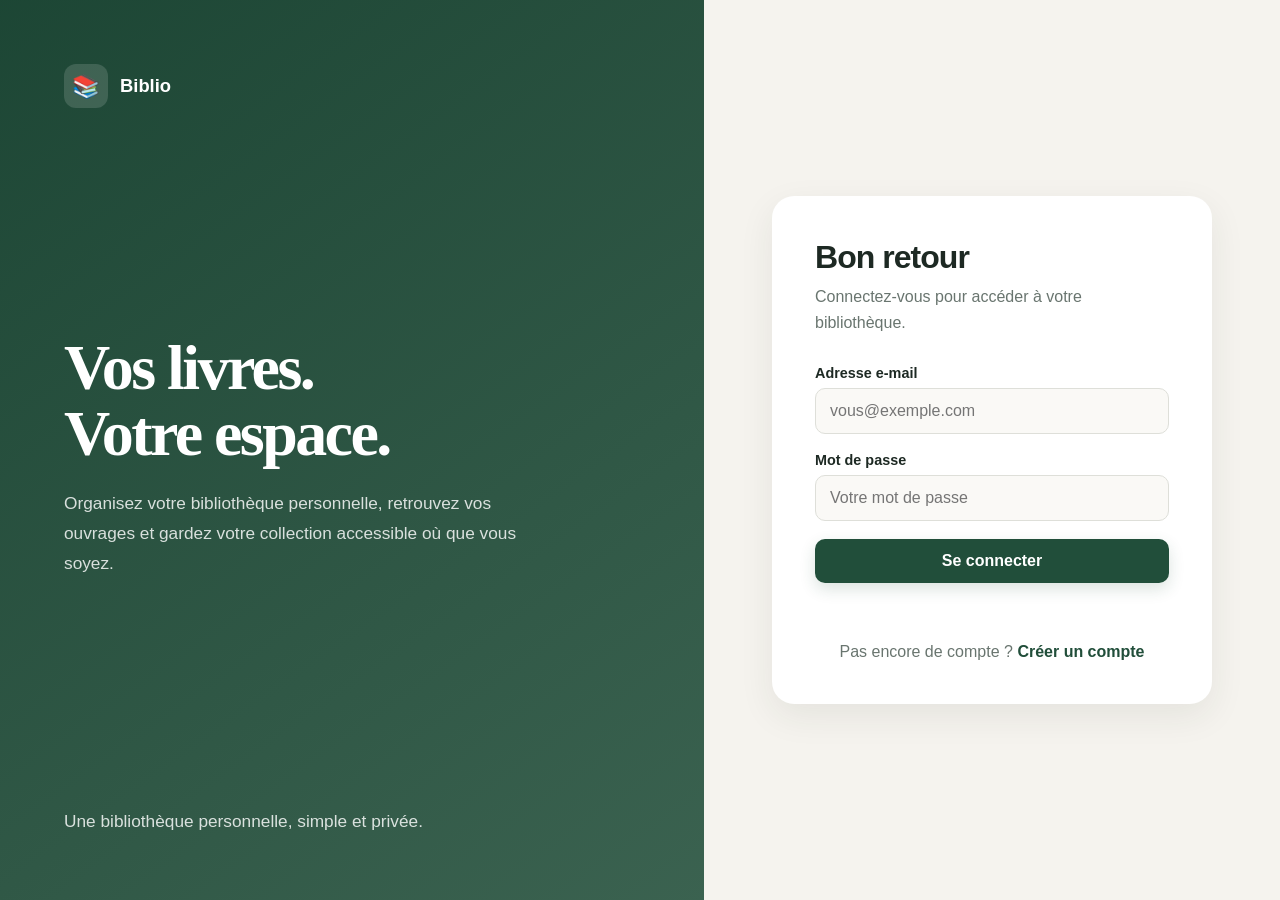
<file: frontend/index.html>
<!DOCTYPE html>
<html lang="fr">

<head>
    <meta charset="UTF-8">

    <meta
        name="viewport"
        content="width=device-width, initial-scale=1.0"
    >

    <title>Ma Bibliothèque</title>

    <link
        rel="stylesheet"
        href="css/style.css"
    >
</head>

<body>

<header class="app-header">

    <div class="app-header-inner">

        <a
            class="app-brand"
            href="index.html"
        >
            <span class="brand-icon">
                📚
            </span>

            Biblio
        </a>


        <button
            id="logout-button"
            class="ghost-button"
            type="button"
        >
            Se déconnecter
        </button>

    </div>

</header>


<main class="library-page">

    <section class="library-hero">

        <div>

            <h1>
                Ma bibliothèque
            </h1>

            <p>
                Ajoutez, organisez et retrouvez facilement
                tous les livres de votre collection personnelle.
            </p>

        </div>

    </section>


    <div class="library-layout">


        <!-- BOOK FORM -->

        <section class="panel form-panel">

            <div class="panel-header">

                <h2 id="book-form-title">
                    Ajouter un livre
                </h2>

                <p>
                    Enregistrez un nouvel ouvrage
                    dans votre collection.
                </p>

            </div>


            <form id="book-form">


                <div class="form-group">

                    <label for="title">
                        Titre
                    </label>

                    <input
                        type="text"
                        id="title"
                        required
                        placeholder="Ex. Le Petit Prince"
                    >

                </div>


                <div class="form-group">

                    <label for="author">
                        Auteur
                    </label>

                    <input
                        type="text"
                        id="author"
                        required
                        placeholder="Ex. Antoine de Saint-Exupéry"
                    >

                </div>


                <div class="form-group">

                    <label for="published-year">
                        Année de publication
                    </label>

                    <input
                        type="number"
                        id="published-year"
                        placeholder="1943"
                    >

                </div>


                <div class="form-group">

                    <label for="genre">
                        Genre
                    </label>

                    <input
                        type="text"
                        id="genre"
                        placeholder="Roman, science, histoire..."
                    >

                </div>


                <div class="form-group">

                    <label for="description">
                        Description
                    </label>

                    <textarea
                        id="description"
                        placeholder="Quelques mots sur ce livre..."
                    ></textarea>

                </div>


                <div class="form-group">

                    <label for="cover-url">
                        URL de couverture
                    </label>

                    <input
                        type="url"
                        id="cover-url"
                        placeholder="https://..."
                    >

                </div>


                <div class="form-actions">

                    <button
                        id="book-submit-button"
                        class="primary-button"
                        type="submit"
                    >
                        Ajouter le livre
                    </button>


                    <button
                        id="cancel-edit-button"
                        class="ghost-button"
                        type="button"
                        hidden
                    >
                        Annuler
                    </button>

                </div>

            </form>


            <p
                id="book-form-error"
                class="error-message"
                role="alert"
            ></p>

            <p
                id="book-form-message"
                class="success-message"
            ></p>

        </section>


        <!-- BOOK LIST -->

        <section>

            <div class="library-list-header">

                <h2>
                    Mes livres
                </h2>

                <span
                    id="book-count"
                    class="book-count"
                >
                    0 livre
                </span>

            </div>


            <p
                id="books-error"
                class="error-message"
                role="alert"
            ></p>


            <div
                id="books-loading"
                class="loading"
            >
                Chargement de votre bibliothèque...
            </div>


            <div
                id="empty-library"
                class="empty-state"
                hidden
            >

                <div class="empty-icon">
                    📖
                </div>

                <h3>
                    Votre bibliothèque est vide
                </h3>

                <p>
                    Ajoutez votre premier livre
                    avec le formulaire.
                </p>

            </div>


            <div id="books-list">
            </div>

        </section>

    </div>

</main>


<script
    type="module"
    src="js/books.js"
></script>

</body>
</html>
</file>
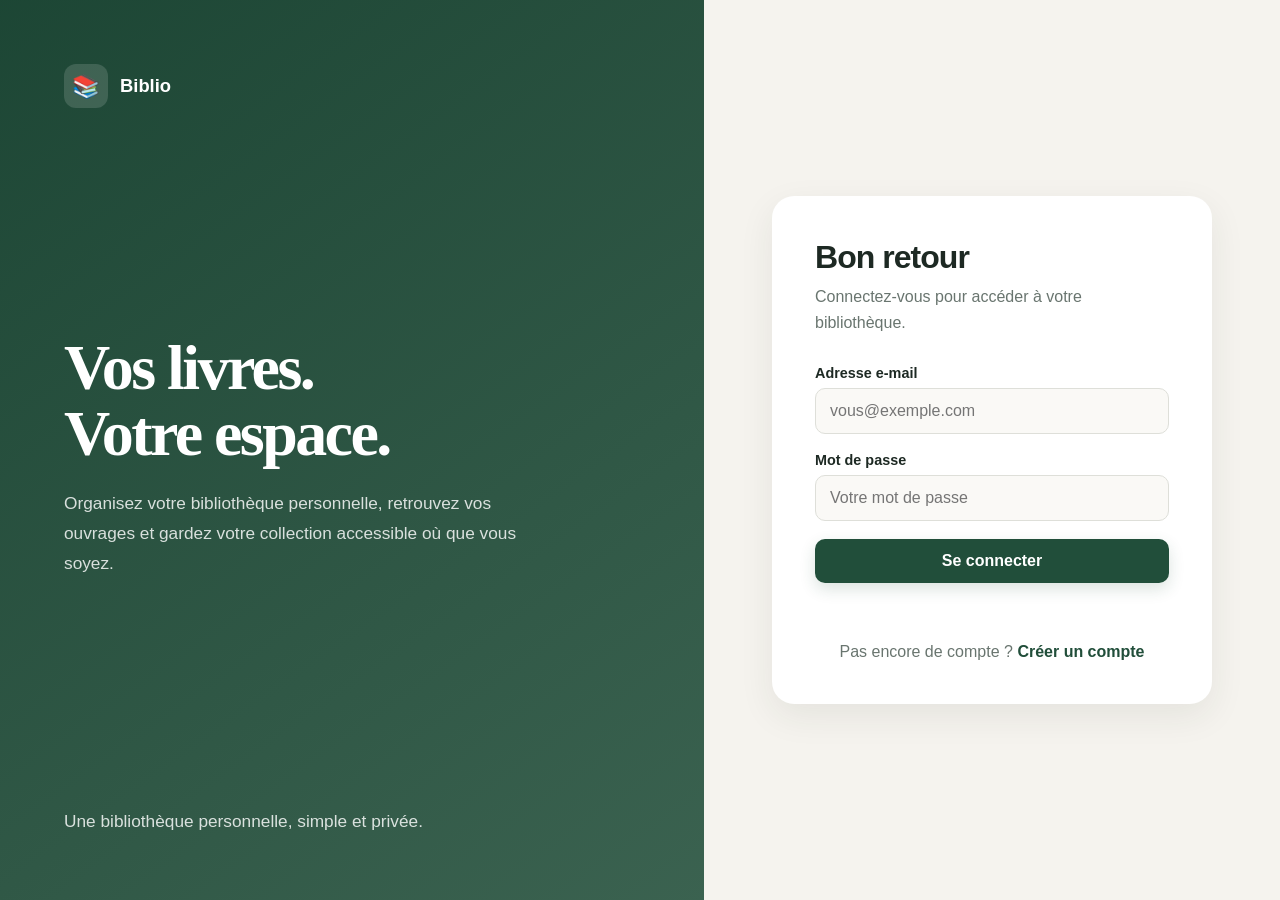
<file: frontend/login.html>
<!DOCTYPE html>
<html lang="fr">

<head>
    <meta charset="UTF-8">

    <meta
        name="viewport"
        content="width=device-width, initial-scale=1.0"
    >

    <title>Connexion | Bibliothèque</title>

    <link
        rel="stylesheet"
        href="css/style.css"
    >
</head>

<body>

<div class="auth-page">

    <section class="auth-visual">

        <div class="brand">
            <span class="brand-icon">📚</span>
            Biblio
        </div>

        <div class="auth-visual-content">

            <h1>
                Vos livres.<br>
                Votre espace.
            </h1>

            <p>
                Organisez votre bibliothèque personnelle,
                retrouvez vos ouvrages et gardez votre collection
                accessible où que vous soyez.
            </p>

        </div>

        <p class="auth-quote">
            Une bibliothèque personnelle, simple et privée.
        </p>

    </section>


    <section class="auth-panel">

        <div class="auth-card">

            <h2>Bon retour</h2>

            <p class="auth-subtitle">
                Connectez-vous pour accéder à votre bibliothèque.
            </p>

            <form id="login-form">

                <div class="form-group">

                    <label for="email">
                        Adresse e-mail
                    </label>

                    <input
                        type="email"
                        id="email"
                        name="email"
                        placeholder="vous@exemple.com"
                        autocomplete="email"
                        required
                    >

                </div>


                <div class="form-group">

                    <label for="password">
                        Mot de passe
                    </label>

                    <input
                        type="password"
                        id="password"
                        name="password"
                        placeholder="Votre mot de passe"
                        autocomplete="current-password"
                        required
                    >

                </div>


                <button
                    class="primary-button"
                    type="submit"
                >
                    Se connecter
                </button>

            </form>


            <p
                id="login-error"
                class="error-message"
                role="alert"
            ></p>


            <p class="auth-footer">

                Pas encore de compte ?

                <a href="register.html">
                    Créer un compte
                </a>

            </p>

        </div>

    </section>

</div>


<script
    type="module"
    src="js/auth.js"
></script>

</body>
</html>
</file>
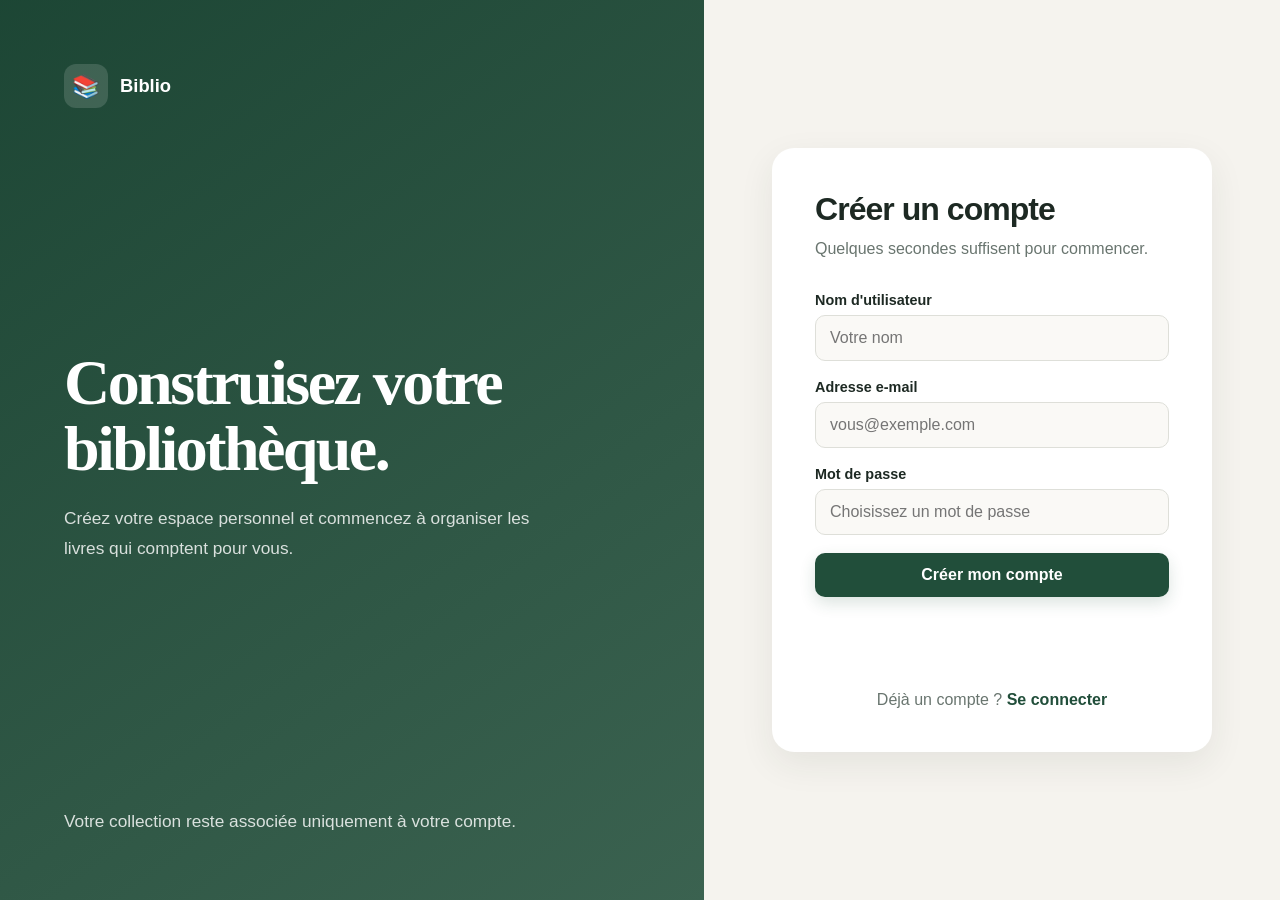
<file: frontend/register.html>
<!DOCTYPE html>
<html lang="fr">

<head>
    <meta charset="UTF-8">

    <meta
        name="viewport"
        content="width=device-width, initial-scale=1.0"
    >

    <title>Créer un compte | Bibliothèque</title>

    <link
        rel="stylesheet"
        href="css/style.css"
    >
</head>

<body>

<div class="auth-page">

    <section class="auth-visual">

        <div class="brand">
            <span class="brand-icon">📚</span>
            Biblio
        </div>

        <div class="auth-visual-content">

            <h1>
                Construisez votre
                bibliothèque.
            </h1>

            <p>
                Créez votre espace personnel et commencez
                à organiser les livres qui comptent pour vous.
            </p>

        </div>

        <p class="auth-quote">
            Votre collection reste associée uniquement à votre compte.
        </p>

    </section>


    <section class="auth-panel">

        <div class="auth-card">

            <h2>Créer un compte</h2>

            <p class="auth-subtitle">
                Quelques secondes suffisent pour commencer.
            </p>


            <form id="register-form">

                <div class="form-group">

                    <label for="username">
                        Nom d'utilisateur
                    </label>

                    <input
                        type="text"
                        id="username"
                        name="username"
                        placeholder="Votre nom"
                        autocomplete="username"
                        required
                    >

                </div>


                <div class="form-group">

                    <label for="email">
                        Adresse e-mail
                    </label>

                    <input
                        type="email"
                        id="email"
                        name="email"
                        placeholder="vous@exemple.com"
                        autocomplete="email"
                        required
                    >

                </div>


                <div class="form-group">

                    <label for="password">
                        Mot de passe
                    </label>

                    <input
                        type="password"
                        id="password"
                        name="password"
                        placeholder="Choisissez un mot de passe"
                        autocomplete="new-password"
                        required
                    >

                </div>


                <button
                    class="primary-button"
                    type="submit"
                >
                    Créer mon compte
                </button>

            </form>


            <p
                id="register-error"
                class="error-message"
                role="alert"
            ></p>

            <p
                id="register-success"
                class="success-message"
            ></p>


            <p class="auth-footer">

                Déjà un compte ?

                <a href="login.html">
                    Se connecter
                </a>

            </p>

        </div>

    </section>

</div>


<script
    type="module"
    src="js/auth.js"
></script>

</body>
</html>
</file>
<file: frontend/css/style.css>
/* =========================================================
   BIBLIOTHÈQUE — GLOBAL DESIGN SYSTEM
   ========================================================= */

:root {
    --background: #f5f3ee;
    --surface: #ffffff;
    --surface-soft: #faf9f6;

    --primary: #214e3a;
    --primary-hover: #173d2d;
    --primary-soft: #e9f1ed;

    --accent: #c99b59;

    --text: #1d2923;
    --text-soft: #69756f;

    --border: #dedfd9;

    --danger: #b83a3a;
    --danger-hover: #982d2d;
    --danger-soft: #fff0f0;

    --success: #26704d;
    --success-soft: #edf8f2;

    --shadow:
        0 12px 35px rgba(34, 51, 43, 0.08);

    --shadow-small:
        0 4px 16px rgba(34, 51, 43, 0.08);

    --radius-large: 22px;
    --radius-medium: 14px;
    --radius-small: 10px;
}


/* =========================================================
   RESET
   ========================================================= */

* {
    box-sizing: border-box;
}

html {
    scroll-behavior: smooth;
}

body {
    margin: 0;

    min-height: 100vh;

    font-family:
        Inter,
        -apple-system,
        BlinkMacSystemFont,
        "Segoe UI",
        sans-serif;

    background:
        radial-gradient(
            circle at top left,
            #edf3ef 0,
            transparent 35%
        ),
        var(--background);

    color: var(--text);
}

button,
input,
textarea {
    font: inherit;
}

button,
a {
    -webkit-tap-highlight-color: transparent;
}

a {
    color: var(--primary);
    font-weight: 600;
    text-decoration: none;
}

a:hover {
    text-decoration: underline;
}


/* =========================================================
   AUTH PAGES
   ========================================================= */

.auth-page {
    min-height: 100vh;

    display: grid;
    grid-template-columns: 1.1fr 0.9fr;
}

.auth-visual {
    padding: 64px;

    display: flex;
    flex-direction: column;
    justify-content: space-between;

    color: white;

    background:
        linear-gradient(
            145deg,
            rgba(20, 63, 45, 0.96),
            rgba(33, 78, 58, 0.88)
        );
}

.brand {
    display: flex;
    align-items: center;
    gap: 12px;

    font-size: 1.15rem;
    font-weight: 700;
}

.brand-icon {
    width: 44px;
    height: 44px;

    display: grid;
    place-items: center;

    border-radius: 12px;

    background: rgba(255, 255, 255, 0.14);

    font-size: 1.4rem;
}

.auth-visual-content {
    max-width: 560px;
}

.auth-visual h1 {
    margin: 0 0 22px;

    font-family:
        Georgia,
        "Times New Roman",
        serif;

    font-size: clamp(2.8rem, 5vw, 5rem);
    line-height: 1.02;

    letter-spacing: -0.04em;
}

.auth-visual p {
    max-width: 500px;

    margin: 0;

    color: rgba(255, 255, 255, 0.82);

    font-size: 1.08rem;
    line-height: 1.75;
}

.auth-quote {
    color: rgba(255, 255, 255, 0.6);

    font-size: 0.9rem;
}

.auth-panel {
    padding: 40px;

    display: grid;
    place-items: center;
}

.auth-card {
    width: 100%;
    max-width: 440px;

    padding: 42px;

    background: var(--surface);

    border: 1px solid rgba(255, 255, 255, 0.8);
    border-radius: var(--radius-large);

    box-shadow: var(--shadow);
}

.auth-card h2 {
    margin: 0 0 8px;

    font-size: 2rem;
    letter-spacing: -0.03em;
}

.auth-subtitle {
    margin: 0 0 30px;

    color: var(--text-soft);
    line-height: 1.6;
}

.auth-footer {
    margin: 26px 0 0;

    text-align: center;
    color: var(--text-soft);
}


/* =========================================================
   FORMS
   ========================================================= */

.form-group {
    margin-bottom: 18px;
}

label {
    display: block;

    margin-bottom: 7px;

    font-size: 0.9rem;
    font-weight: 650;
}

input,
textarea {
    width: 100%;

    padding: 13px 14px;

    color: var(--text);

    background: var(--surface-soft);

    border: 1px solid var(--border);
    border-radius: var(--radius-small);

    outline: none;

    transition:
        border-color 0.2s,
        box-shadow 0.2s,
        background 0.2s;
}

input:focus,
textarea:focus {
    background: white;

    border-color: var(--primary);

    box-shadow:
        0 0 0 4px rgba(33, 78, 58, 0.1);
}

textarea {
    min-height: 110px;
    resize: vertical;
}


/* =========================================================
   BUTTONS
   ========================================================= */

button {
    border: 0;
    border-radius: var(--radius-small);

    cursor: pointer;

    transition:
        transform 0.15s,
        background 0.2s,
        box-shadow 0.2s;
}

button:active {
    transform: translateY(1px);
}

.primary-button {
    width: 100%;

    padding: 13px 18px;

    color: white;
    background: var(--primary);

    font-weight: 700;

    box-shadow:
        0 6px 16px rgba(33, 78, 58, 0.16);
}

.primary-button:hover {
    background: var(--primary-hover);
}

.secondary-button {
    padding: 11px 15px;

    color: var(--primary);
    background: var(--primary-soft);

    font-weight: 650;
}

.secondary-button:hover {
    background: #dce9e2;
}

.danger-button {
    padding: 11px 15px;

    color: var(--danger);
    background: var(--danger-soft);

    font-weight: 650;
}

.danger-button:hover {
    color: white;
    background: var(--danger);
}

.ghost-button {
    padding: 10px 15px;

    color: var(--text);
    background: transparent;

    border: 1px solid var(--border);

    font-weight: 600;
}

.ghost-button:hover {
    background: var(--surface-soft);
}


/* =========================================================
   MESSAGES
   ========================================================= */

.error-message {
    min-height: 20px;

    margin: 14px 0 0;

    color: var(--danger);

    font-size: 0.9rem;
}

.success-message {
    min-height: 20px;

    margin: 14px 0 0;

    color: var(--success);

    font-size: 0.9rem;
}


/* =========================================================
   LIBRARY PAGE
   ========================================================= */

.app-header {
    position: sticky;
    top: 0;
    z-index: 20;

    border-bottom: 1px solid rgba(222, 223, 217, 0.8);

    background:
        rgba(245, 243, 238, 0.9);

    backdrop-filter: blur(14px);
}

.app-header-inner {
    width: min(1180px, 92%);

    margin: auto;

    min-height: 74px;

    display: flex;
    align-items: center;
    justify-content: space-between;
}

.app-brand {
    display: flex;
    align-items: center;
    gap: 11px;

    color: var(--text);

    font-size: 1.1rem;
    font-weight: 750;
}

.app-brand:hover {
    text-decoration: none;
}

.app-brand .brand-icon {
    color: white;
    background: var(--primary);
}

.library-page {
    width: min(1180px, 92%);

    margin: 42px auto 80px;
}

.library-hero {
    margin-bottom: 38px;

    display: flex;
    justify-content: space-between;
    align-items: end;
    gap: 24px;
}

.library-hero h1 {
    margin: 0;

    font-family:
        Georgia,
        "Times New Roman",
        serif;

    font-size: clamp(2.2rem, 5vw, 3.8rem);
    letter-spacing: -0.04em;
}

.library-hero p {
    max-width: 620px;

    margin: 10px 0 0;

    color: var(--text-soft);
    line-height: 1.65;
}


/* =========================================================
   DASHBOARD LAYOUT
   ========================================================= */

.library-layout {
    display: grid;
    grid-template-columns: minmax(300px, 360px) 1fr;
    gap: 30px;

    align-items: start;
}

.panel {
    padding: 26px;

    background: var(--surface);

    border: 1px solid rgba(222, 223, 217, 0.9);
    border-radius: var(--radius-large);

    box-shadow: var(--shadow-small);
}

.form-panel {
    position: sticky;
    top: 102px;
}

.panel-header {
    margin-bottom: 24px;
}

.panel-header h2 {
    margin: 0;

    font-size: 1.25rem;
}

.panel-header p {
    margin: 6px 0 0;

    color: var(--text-soft);

    font-size: 0.9rem;
    line-height: 1.5;
}

.form-actions {
    display: flex;
    gap: 10px;
}

.form-actions .primary-button {
    flex: 1;
}


/* =========================================================
   BOOK LIST
   ========================================================= */

.library-list-header {
    display: flex;
    justify-content: space-between;
    align-items: center;

    margin-bottom: 20px;
}

.library-list-header h2 {
    margin: 0;

    font-size: 1.5rem;
}

.book-count {
    padding: 6px 11px;

    background: var(--primary-soft);

    border-radius: 999px;

    color: var(--primary);

    font-size: 0.83rem;
    font-weight: 700;
}

#books-list {
    display: grid;
    grid-template-columns:
        repeat(auto-fill, minmax(240px, 1fr));

    gap: 20px;
}

.book-card {
    overflow: hidden;

    display: flex;
    flex-direction: column;

    min-height: 100%;

    background: var(--surface);

    border: 1px solid var(--border);
    border-radius: 18px;

    box-shadow: var(--shadow-small);

    transition:
        transform 0.2s,
        box-shadow 0.2s;
}

.book-card:hover {
    transform: translateY(-4px);

    box-shadow:
        0 14px 30px rgba(34, 51, 43, 0.12);
}

.book-cover {
    height: 210px;

    display: grid;
    place-items: center;

    overflow: hidden;

    background:
        linear-gradient(
            145deg,
            #dce9e2,
            #f0e9dc
        );
}

.book-cover img {
    width: 100%;
    height: 100%;

    object-fit: cover;
}

.book-cover-placeholder {
    width: 72px;
    height: 94px;

    display: grid;
    place-items: center;

    color: white;
    background: var(--primary);

    border-radius: 7px 12px 12px 7px;

    font-family:
        Georgia,
        serif;

    font-size: 2rem;

    box-shadow:
        8px 8px 0 rgba(0, 0, 0, 0.08);
}

.book-content {
    padding: 20px;

    display: flex;
    flex: 1;
    flex-direction: column;
}

.book-content h3 {
    margin: 0 0 7px;

    font-size: 1.12rem;
    line-height: 1.35;
}

.book-author {
    margin: 0 0 15px;

    color: var(--text-soft);

    font-size: 0.92rem;
}

.book-meta {
    display: flex;
    flex-wrap: wrap;
    gap: 7px;

    margin-bottom: 14px;
}

.book-tag {
    padding: 5px 9px;

    color: var(--primary);
    background: var(--primary-soft);

    border-radius: 999px;

    font-size: 0.77rem;
    font-weight: 650;
}

.book-description {
    margin: 0 0 18px;

    color: var(--text-soft);

    font-size: 0.9rem;
    line-height: 1.55;
}

.book-actions {
    display: flex;
    gap: 8px;

    margin-top: auto;
}

.book-actions button {
    flex: 1;
}


/* =========================================================
   EMPTY / LOADING STATES
   ========================================================= */

.empty-state {
    padding: 70px 20px;

    text-align: center;

    color: var(--text-soft);

    background: var(--surface);

    border: 1px dashed var(--border);
    border-radius: var(--radius-large);
}

.empty-icon {
    width: 70px;
    height: 70px;

    margin: 0 auto 18px;

    display: grid;
    place-items: center;

    color: var(--primary);
    background: var(--primary-soft);

    border-radius: 50%;

    font-size: 1.8rem;
}

.empty-state h3 {
    margin: 0 0 8px;

    color: var(--text);
}

.empty-state p {
    margin: 0;
}

.loading {
    padding: 30px;

    text-align: center;
    color: var(--text-soft);
}


/* =========================================================
   RESPONSIVE
   ========================================================= */

@media (max-width: 900px) {

    .auth-page {
        grid-template-columns: 1fr;
    }

    .auth-visual {
        min-height: 320px;
        padding: 40px;
    }

    .auth-quote {
        display: none;
    }

    .auth-panel {
        padding: 30px 20px 50px;
    }

    .library-layout {
        grid-template-columns: 1fr;
    }

    .form-panel {
        position: static;
    }
}

@media (max-width: 600px) {

    .auth-visual {
        min-height: 250px;
        padding: 28px;
    }

    .auth-visual h1 {
        font-size: 2.4rem;
    }

    .auth-card {
        padding: 28px 22px;
    }

    .library-page {
        margin-top: 28px;
    }

    .library-hero {
        align-items: flex-start;
        flex-direction: column;
    }

    .app-header-inner {
        width: 90%;
    }

    .library-layout {
        gap: 22px;
    }

    .panel {
        padding: 20px;
    }

    #books-list {
        grid-template-columns: 1fr;
    }

    .form-actions {
        flex-direction: column;
    }

    .book-actions {
        flex-direction: column;
    }
}
</file>
